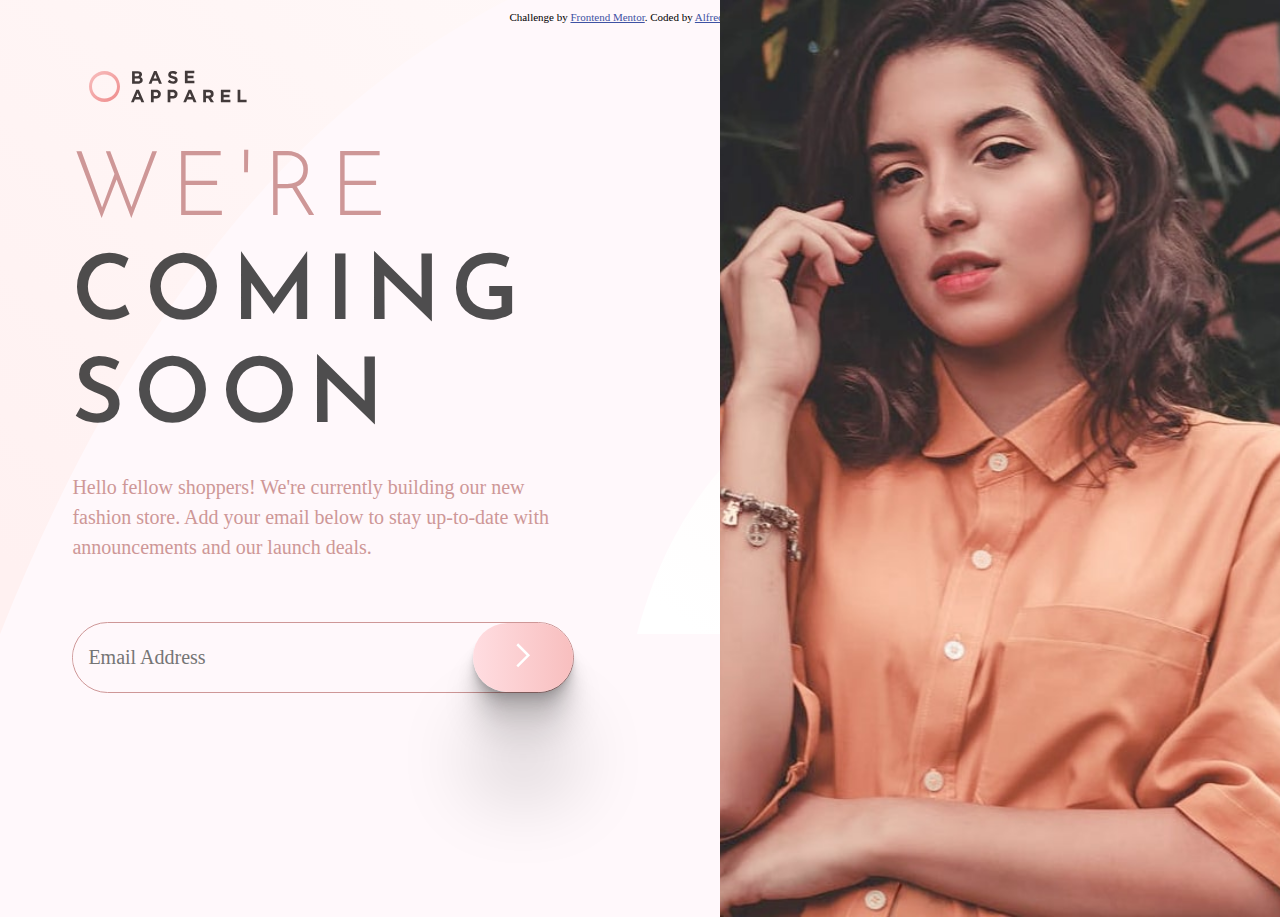
<file: base-apparel/index.html>
<!DOCTYPE html>
<html lang="en">
  <head>
    <meta charset="UTF-8" />
    <meta name="viewport" content="width=device-width, initial-scale=1.0" />
    <!-- displays site properly based on user's device -->

    <link
      rel="icon"
      type="image/png"
      sizes="32x32"
      href="./images/favicon-32x32.png"
    />

    <title>Frontend Mentor | Base Apparel coming soon page</title>

    <link rel="stylesheet" href="css/normalize.css" />
    <link rel="stylesheet" href="css/style.css" />

    <!-- Feel free to remove these styles or customise in your own stylesheet 👍 -->
  </head>
  <body>
    <div class="container">
      <div class="header">
        <img src="./images/logo.svg" alt="logo" />
      </div>

      <div class="img-container">
        <!-- <img src="./images/hero-desktop.jpg" alt="" /> -->
      </div>

      <div class="box">
        <div class="title">
          We're <br />
          <strong>coming soon</strong>
        </div>
        <p class="description">
          Hello fellow shoppers! We're currently building our new fashion store.
          Add your email below to stay up-to-date with announcements and our
          launch deals.
        </p>

        <form class="form">
          <input id="input" type="email" placeholder="Email Address" />
          <img class="error" src="./images/icon-error.svg" alt="" />
          <button id="btn" type="submit">
            <img src="./images/icon-arrow.svg" alt="" />
          </button>
        </form>
        <div class="valid">
          Please provide a valid email
        </div>
      </div>
    </div>
    <footer>
      <p class="attribution">
        Challenge by
        <a href="https://www.frontendmentor.io?ref=challenge" target="_blank"
          >Frontend Mentor</a
        >. Coded by <a href="#">Alfredo Peguero</a>.
      </p>
    </footer>

    <script src="./app.js"></script>
  </body>
</html>
</file>
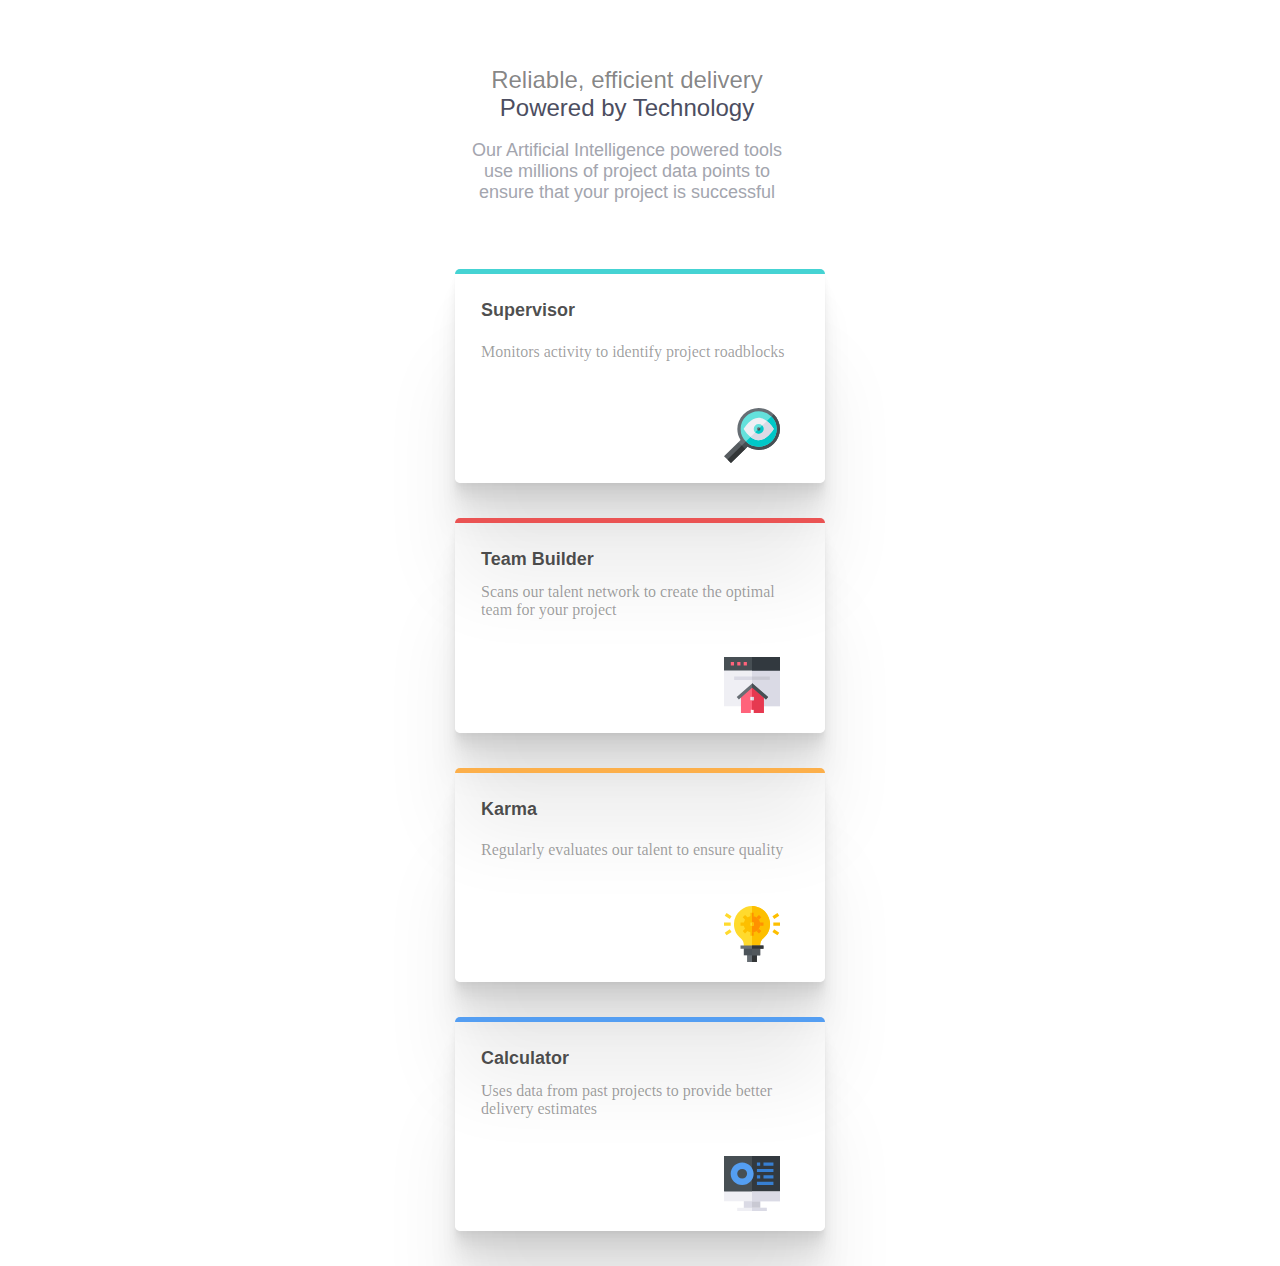
<file: four-card/index.html>
<!DOCTYPE html>
<html lang="en">
  <head>
    <meta charset="UTF-8" />
    <meta name="viewport" content="width=device-width, initial-scale=1.0" />
    <!-- displays site properly based on user's device -->

    <link
      rel="icon"
      type="image/png"
      sizes="32x32"
      href="./images/favicon-32x32.png"
    />

    <title>Frontend Mentor | Four card feature section</title>
    <link rel="stylesheet" href="style.css" />
    <!-- Feel free to remove these styles or customise in your own stylesheet 👍 -->
  </head>
  <body>
    <div class="container">
      <div class="header">
        <div class="cabecera">
          Reliable, efficient delivery<strong> Powered by Technology</strong>
        </div>
        <br />
        <p>
          Our Artificial Intelligence powered tools use millions of project data
          points to ensure that your project is successful
        </p>
      </div>

      <div class="card_container">
        <div class="card green">
          <div class="line green"></div>
          <div class="title">Supervisor</div>
          <p class="description">
            Monitors activity to identify project roadblocks
          </p>

          <img src="./images/icon-supervisor.svg" alt="Supervisor" />
        </div>

        <div class="card red">
          <div class="line red"></div>

          <div class="title">Team Builder</div>
          <p class="description">
            Scans our talent network to create the optimal team for your project
          </p>

          <img src="./images/icon-team-builder.svg" alt="" />
        </div>

        <div class="card yellow">
          <div class="line yellow"></div>
          <div class="title">Karma</div>
          <p class="description">
            Regularly evaluates our talent to ensure quality
          </p>

          <img src="./images/icon-karma.svg" alt="" />
        </div>
        <div class="card blue">
          <div class="line blue"></div>
          <div class="title">Calculator</div>
          <p class="description">
            Uses data from past projects to provide better delivery estimates
          </p>

          <img src="./images/icon-calculator.svg" alt="" />
        </div>
      </div>
    </div>

    <!-- <footer>
      <p class="attribution">
        Challenge by
        <a href="https://www.frontendmentor.io?ref=challenge" target="_blank"
          >Frontend Mentor</a
        >. Coded by
        <a href="https://github.com/alfre26/frontend-mentor">Alfredo Peguero</a
        >.
      </p>
    </footer> -->
  </body>
</html>
</file>
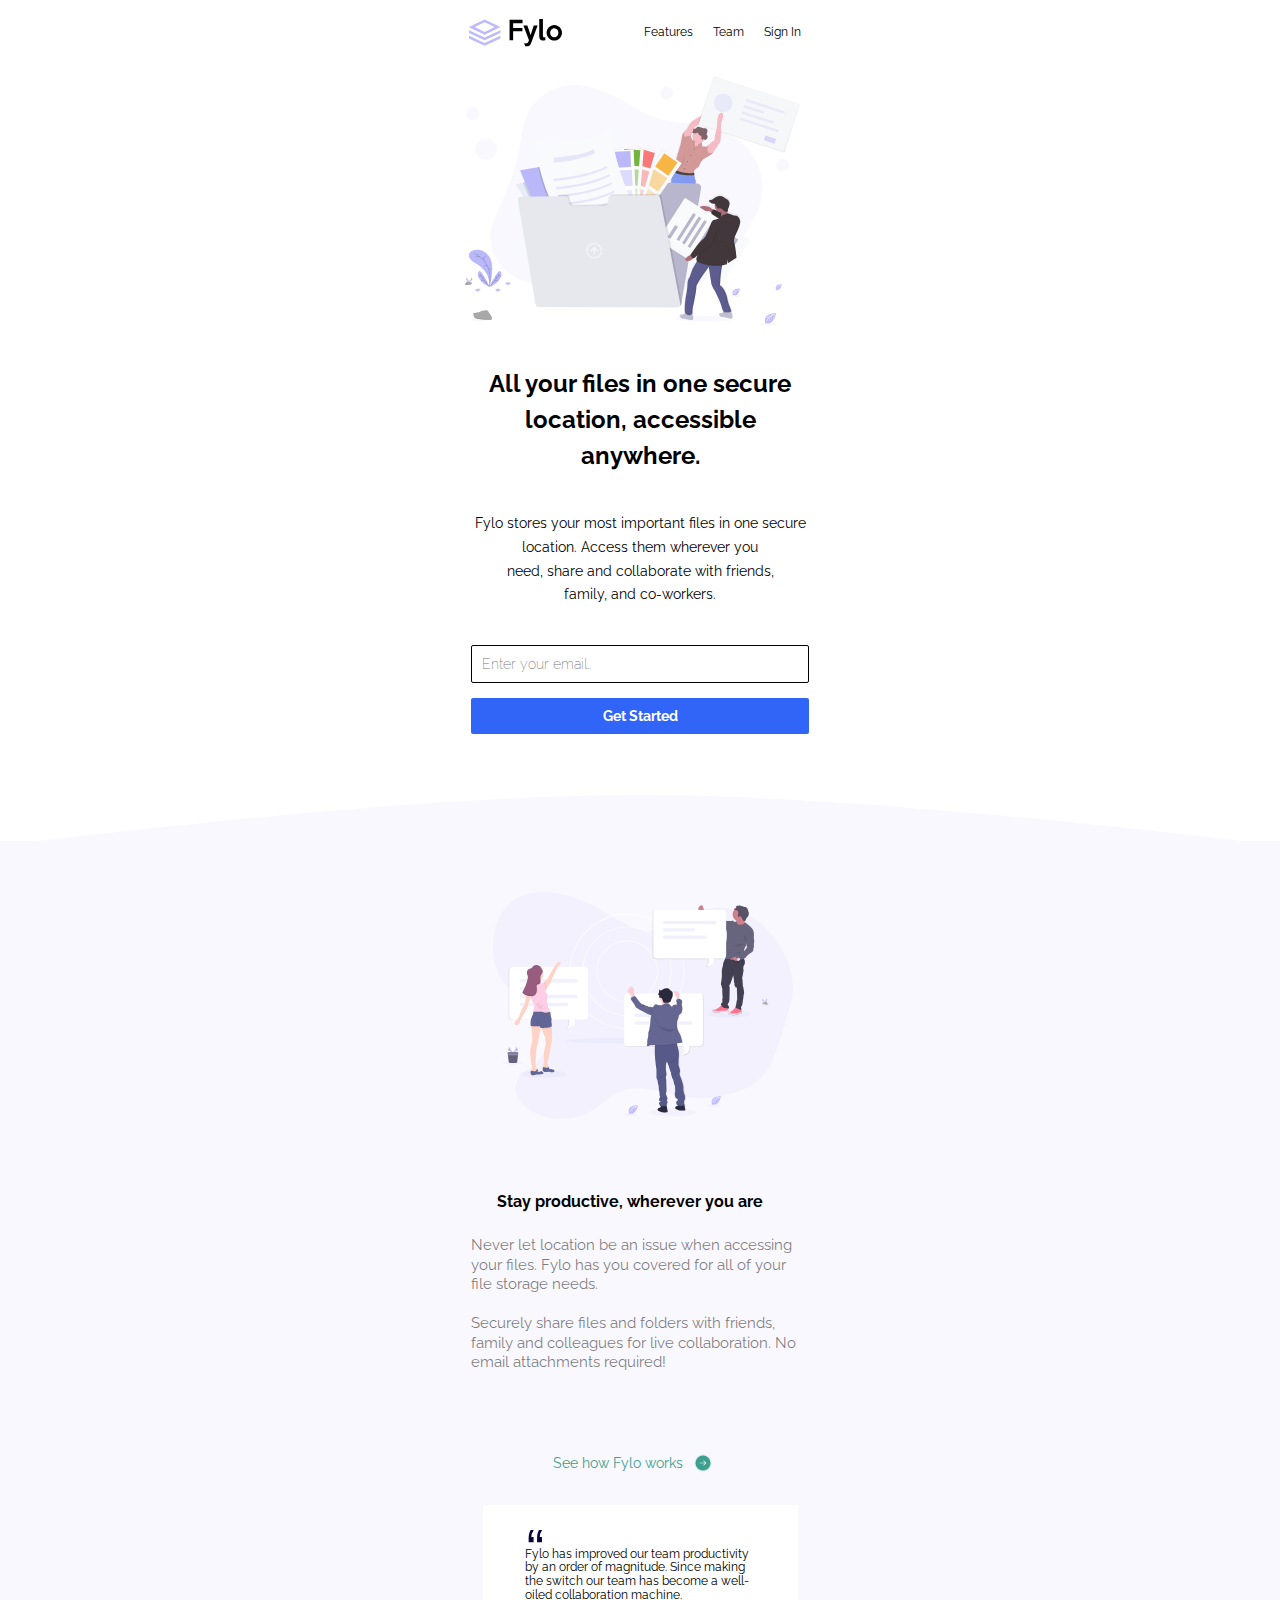
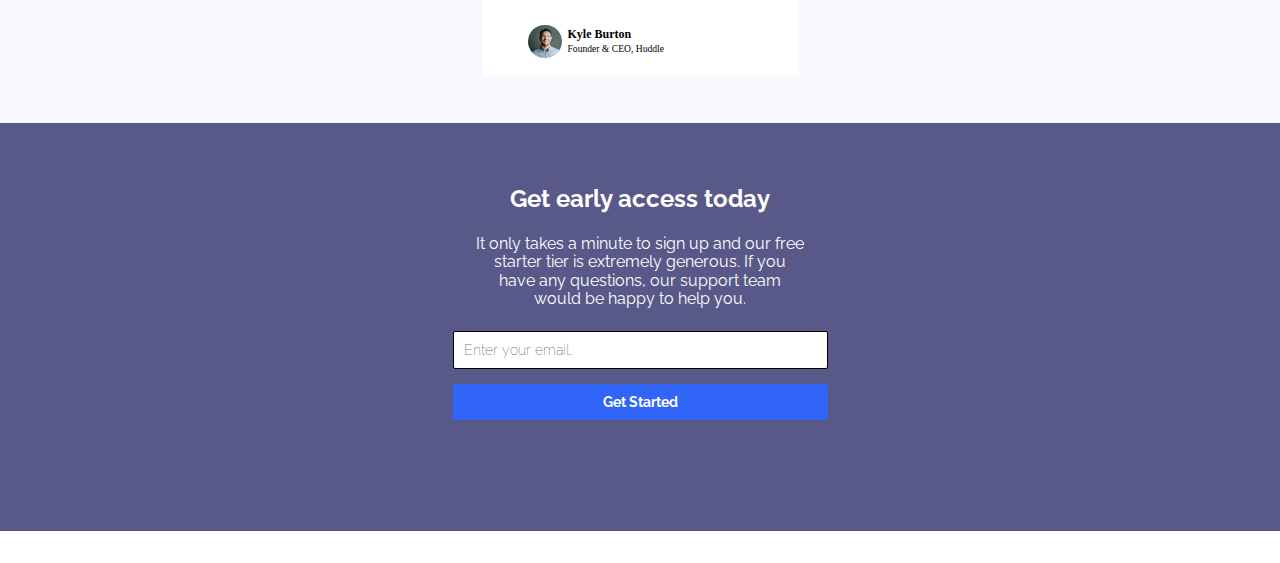
<file: fylo-landing-page/index.html>
<!DOCTYPE html>
<html lang="en">
  <head>
    <meta charset="UTF-8" />
    <meta name="viewport" content="width=device-width, initial-scale=1.0" />
    <!-- displays site properly based on user's device -->

    <link
      rel="icon"
      type="image/png"
      sizes="32x32"
      href="./images/favicon-32x32.png"
    />

    <title>Frontend Mentor | Fylo landing page with two column layout</title>
    <link
      href="https://fonts.googleapis.com/css2?family=Raleway:ital,wght@0,400;0,700;1,200&display=swap"
      rel="stylesheet"
    />
    <link
      href="https://fonts.googleapis.com/css2?family=Open+Sans:ital@1&display=swap"
      rel="stylesheet"
    />
    <link rel="stylesheet" href="normalize.css" />
    <link rel="stylesheet" href="style.css" />
    <!-- Feel free to remove these styles or customise in your own stylesheet 👍 -->
    <style>
      .attribution {
        font-size: 11px;
        text-align: center;
      }
      .attribution a {
        color: hsl(228, 45%, 44%);
      }
    </style>
  </head>
  <body>
    <div class="container">
      <div class=".header">
        <div class="nav-container">
          <div class="nav">
            <img class="logo" src="./images/logo.svg" alt="logo" />
            <ul class="nav-link">
              <li class="link">Features</li>
              <li class="link">Team</li>
              <li class="link">Sign In</li>
            </ul>
          </div>
        </div>

        <div class="hero-container">
          <div class="hero">
            <img src="./images/illustration-1.svg" alt="" />

            <div class="text">
              <div class="title">
                All your files in one secure <br />
                location, accessible
                <br class="salto" />
                anywhere.
              </div>
              <div class="description">
                Fylo stores your most important files in one secure location.
                Access them wherever you <br />
                need, share and collaborate with friends,
                <br />
                family, and co-workers.
              </div>
            </div>

            <form class="form">
              <input type="email" placeholder="Enter your email.." required />
              <button class="btn">Get Started</button>
            </form>
          </div>
          <img class="curve" src="./images/bg-curve-mobile.svg" alt="curve" />
        </div>
      </div>

      <div class="productive-container">
        <div class="productive">
          <img src="./images/illustration-2.svg" alt="illustration-2" />

          <div class="text">
            <div class="title">
              Stay productive, wherever you are
            </div>
            <div class="description">
              Never let location be an issue when accessing your files. Fylo has
              you covered for all of your file storage needs. <br />
              <br />
              Securely share files and folders with friends, family and
              colleagues for live collaboration. No email attachments required!
            </div>
          </div>

          <div class="enlace">
            <a href="#">
              See how Fylo works
            </a>
            <img src="./images/icon-arrow.svg" alt="" />
          </div>

          <div class="card">
            <img class="quotes" src="./images/icon-quotes.svg" alt="quotes" />

            <div class="text">
              Fylo has improved our team productivity by an order of magnitude.
              Since making the switch our team has become a well-oiled
              collaboration machine.
            </div>
            <div class="perfil">
              <img
                class="avatar"
                src="./images/avatar-testimonial.jpg"
                alt="avatar"
              />
              <div class="name">
                <strong>Kyle Burton</strong> <br />
                <small>Founder & CEO, Huddle </small>
              </div>
            </div>
          </div>
        </div>
      </div>

      <div class="access-container">
        <div class="access">
          <div class="text">
            <div class="title">
              Get early access today
            </div>
            <div class="description">
              It only takes a minute to sign up and our free starter tier is
              extremely generous. If you have any questions, our support team
              would be happy to help you.
            </div>
          </div>

          <form class="form">
            <input type="email" placeholder="Enter your email.." required />
            <button class="btn">Get Started</button>
          </form>
        </div>
      </div>
    </div>

    <!--  
     
     Get Started For Free Phone: +1-543-123-4567
    example@fylo.com About Us Jobs Press Blog Contact Us Terms Privacy -->

    <!-- <footer>
      <p class="attribution">
        Challenge by
        <a href="https://www.frontendmentor.io?ref=challenge" target="_blank"
          >Frontend Mentor</a
        >. Coded by <a href="#">Your Name Here</a>.
      </p>
    </footer> -->
  </body>
</html>
</file>
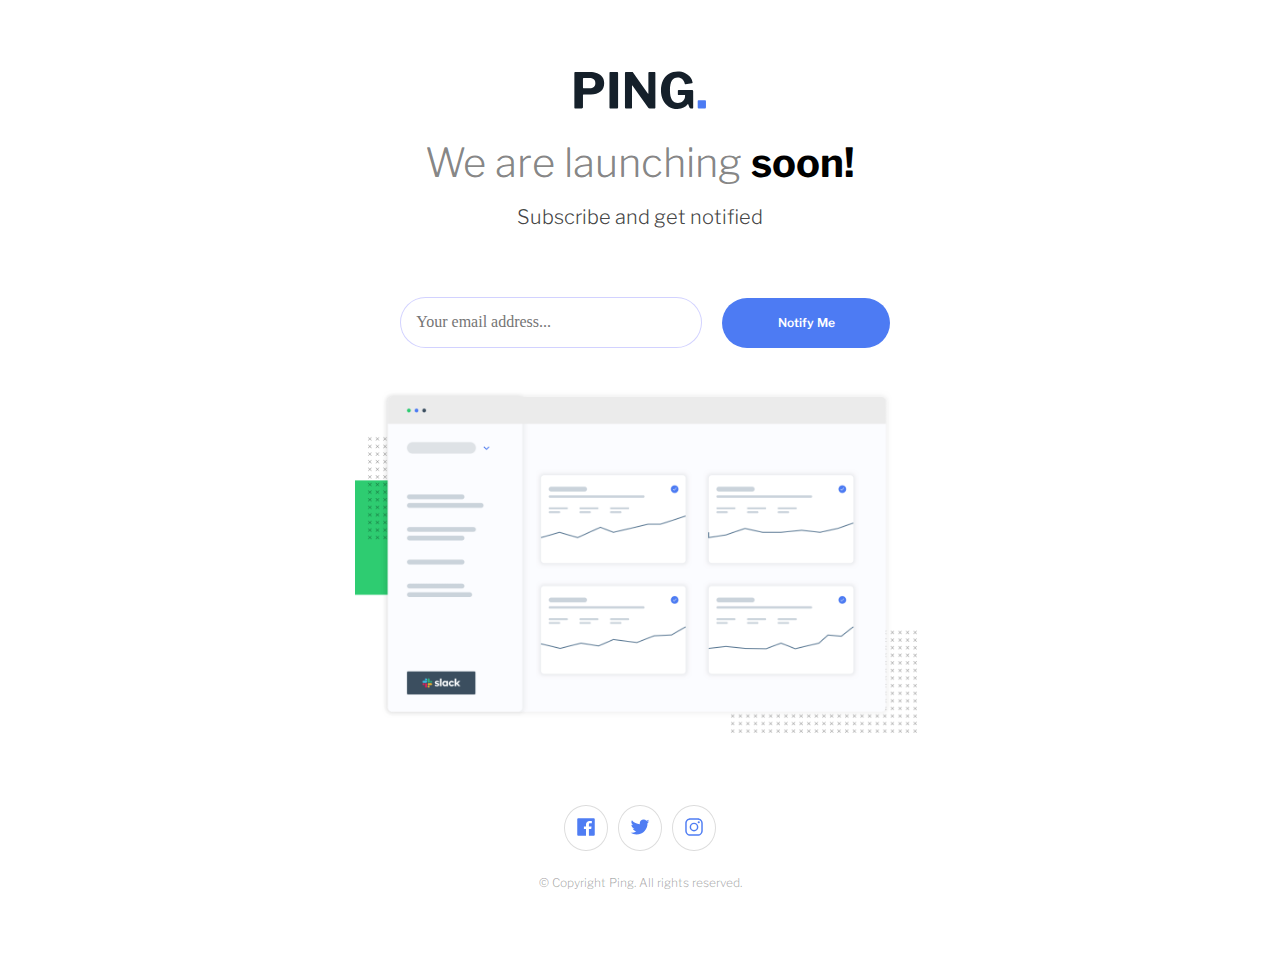
<file: ping/index.html>
<!DOCTYPE html>
<html lang="en">
  <head>
    <meta charset="UTF-8" />
    <meta name="viewport" content="width=device-width, initial-scale=1.0" />
    <!-- displays site properly based on user's device -->

    <link
      rel="icon"
      type="image/png"
      sizes="32x32"
      href="./images/favicon-32x32.png"
    />
    <link rel="stylesheet" href="normalize.css" />
    <link rel="stylesheet" href="style.css" />
    <link
      href="https://fonts.googleapis.com/css2?family=Libre+Franklin:wght@300;600;700&display=swap"
      rel="stylesheet"
    />

    <title>Frontend Mentor | Ping coming soon page</title>

    <!-- Feel free to remove these styles or customise in your own stylesheet 👍 -->
  </head>
  <body>
    <div class="container">
      <div class="header">
        <img class="logo" src="./images/logo.svg" alt="logo" />
        <div class="title">We are launching <strong>soon!</strong></div>
        <div class="sub">
          Subscribe and get notified
        </div>
      </div>
      <form class="form">
        <div class="row">
          <input type="email" id="email" placeholder="Your email address..." />
          <span class="valid">Please provide a valid email...</span>
        </div>

        <button id="btn" class="btn" type="submit">Notify Me</button>
      </form>

      <div class="dash">
        <img src="./images/illustration-dashboard.png" alt="" />
      </div>

      <div class="footer">
        <div class="social-media">
          <div class="circle">
            <img
              class="facebook"
              src="./icon/facebook.svg"
              alt="facebook-logo"
            />
          </div>
          <div class="circle">
            <img class="twitter" src="./icon/twitter.svg" alt="twitter-logo" />
          </div>
          <div class="circle">
            <img
              class="instagram"
              src="./icon/instagram.svg"
              alt="instagram-logo"
            />
          </div>
        </div>
        &copy; Copyright Ping. All rights reserved.
      </div>
    </div>

    <!-- <footer>
      <p class="attribution">
        Challenge by
        <a href="https://www.frontendmentor.io?ref=challenge" target="_blank"
          >Frontend Mentor</a
        >. Coded by <a href="#">Alfredo Pegueros</a>.
      </p>
    </footer> -->
    <script src="app.js"></script>
  </body>
</html>
</file>
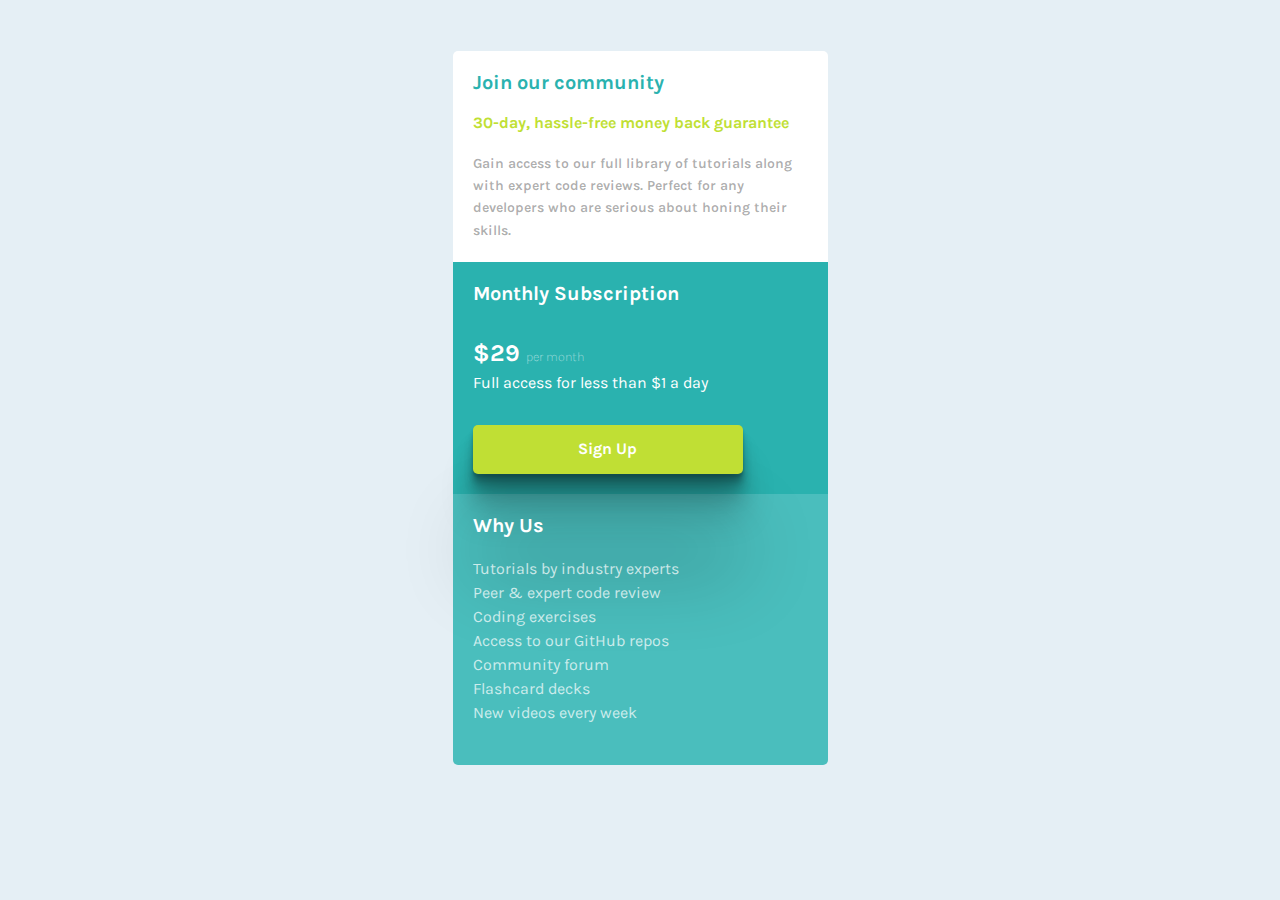
<file: single-price-grid/index.html>
<!DOCTYPE html>
<html lang="en">
  <head>
    <meta charset="UTF-8" />
    <meta name="viewport" content="width=device-width, initial-scale=1.0" />
    <!-- displays site properly based on user's device -->

    <link
      rel="icon"
      type="image/png"
      sizes="32x32"
      href="./images/favicon-32x32.png"
    />
    <link rel="stylesheet" href="normalize.css" />
    <link rel="stylesheet" href="style.css" />
    <link
      href="https://fonts.googleapis.com/css2?family=Karla:wght@400;700&display=swap"
      rel="stylesheet"
    />
    <title>Frontend Mentor | Single Price Grid Component</title>

    <!-- Feel free to remove these styles or customise in your own stylesheet 👍 -->
  </head>
  <body>
    <div class="container">
      <div class="card-header">
        <div class="title">
          Join our community
        </div>
        <div class="sub">
          30-day, hassle-free money back guarantee
        </div>
        <div class="description">
          Gain access to our full library of tutorials along with expert code
          reviews. Perfect for any developers who are serious about honing their
          skills.
        </div>
      </div>

      <div class="card-sign">
        <div class="title">
          Monthly Subscription
        </div>
        <div class="price">
          <strong>&dollar;29 </strong> <small>per month</small> <br />
          Full access for less than &dollar;1 a day
        </div>

        <button class="btn">
          Sign Up
        </button>
      </div>

      <div class="card-why">
        <div class="title">Why Us</div>

        <div class="why">
          Tutorials by industry experts Peer &amp; expert code review Coding
          exercises <br />
          Access to our GitHub repos Community forum Flashcard decks <br />
          New videos every week
        </div>
      </div>
    </div>

    <!-- <footer>
      <p class="attribution">
        Challenge by
        <a href="https://www.frontendmentor.io?ref=challenge" target="_blank"
          >Frontend Mentor</a
        >. Coded by <a href="#">Your Name Here</a>.
      </p>
    </footer> -->
  </body>
</html>
</file>
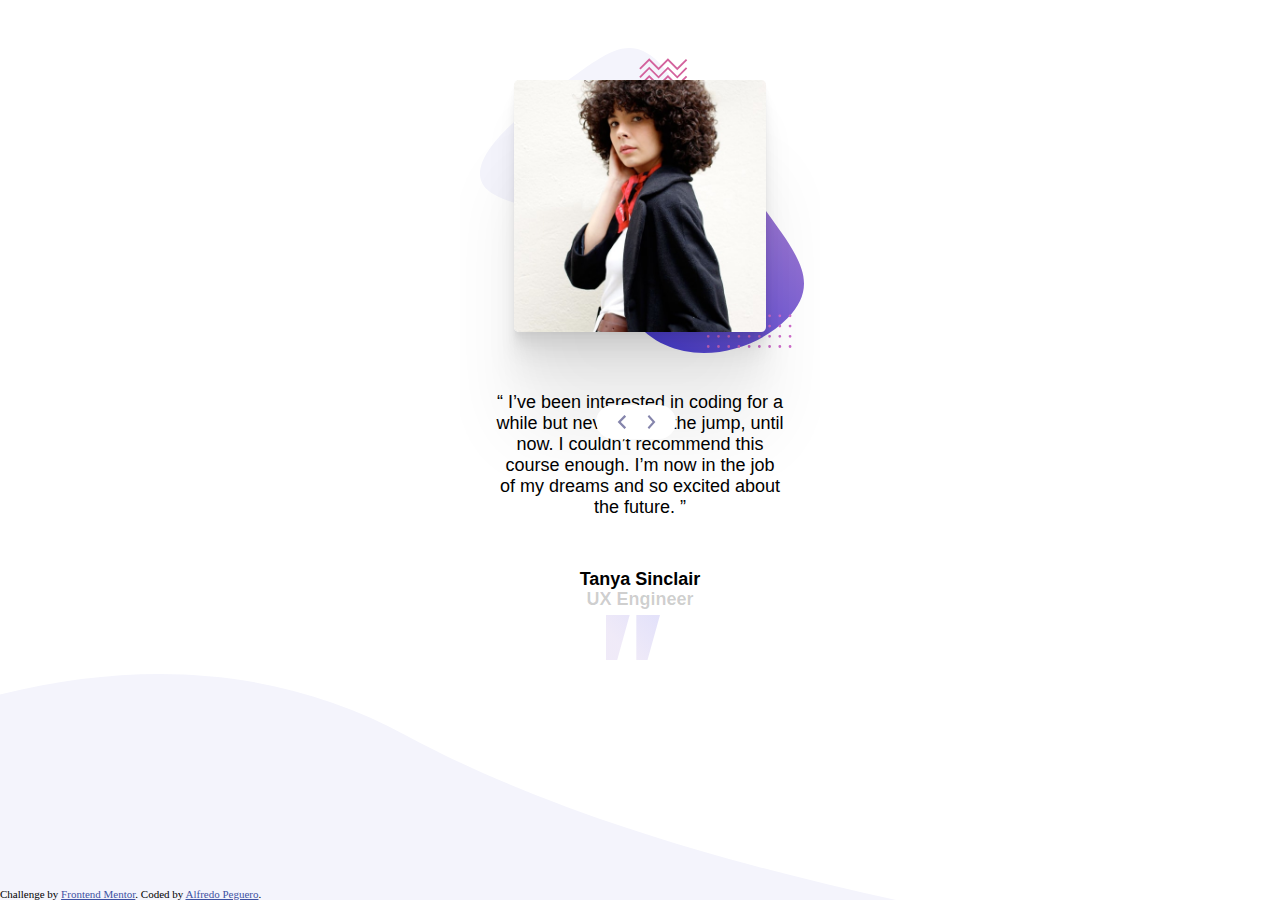
<file: testimonial slider/index.html>
<!DOCTYPE html>
<html lang="en">
  <head>
    <meta charset="UTF-8" />
    <meta name="viewport" content="width=device-width, initial-scale=1.0" />
    <!-- displays site properly based on user's device -->

    <link
      rel="icon"
      type="image/png"
      sizes="32x32"
      href="./images/favicon-32x32.png"
    />
    <link rel="stylesheet" href="style.css" />
    <title>Frontend Mentor | Coding Bootcamp Testimonials Slider</title>

    <!-- Feel free to remove these styles or customise in your own stylesheet 👍 -->
  </head>
  <body>
    <div class="container">
      <div class="tanya">
        <img id="img-principal" src="./images/image-tanya.jpg" alt="" />
        <div class="testimonial"></div>
      </div>
      <img class="pattern-bg" src="./images/pattern-bg.svg" alt="pattern-bg" />

      <div class="btn">
        <img id="prev" src="./images/icon-prev.svg" alt="prev" />
        <img id="next" src="./images/icon-next.svg" alt="next" />
      </div>

      <img class="quotes" src="./images/pattern-quotes.svg" alt="quotes" />
    </div>
    <img class="curve" src="./images/pattern-curve.svg" alt="shape" />
    <div class="attribution">
      Challenge by
      <a href="https://www.frontendmentor.io?ref=challenge" target="_blank"
        >Frontend Mentor</a
      >. Coded by <a href="#">Alfredo Peguero</a>.
    </div>

    <script src="app.js"></script>
  </body>
</html>
</file>
<file: base-apparel/css/style.css>
@import url("https://fonts.googleapis.com/css2?family=Josefin+Sans:wght@300;400;600&display=swap");

:root {
  --desred: hsl(0, 36%, 70%);
  --softred: hsl(0, 93%, 68%);

  --neutralred: hsl(0, 6%, 24%);

  --linear1: Linear, 135deg, from hsl(0, 0%, 100%), to hsl(0, 100%, 98%);
  --linear2: Linear, 135deg, from hsl(0, 80%, 86%), to hsl(0, 74%, 74%);

  --fontfamily: "Josefin Sans", sans-serif;
  --fontSize: 16px;

  --fontweight1: 300;
  --fontweight2: 400;
  --fontweight3: 600;
}
body {
  background: #fff8fb;
}
.container {
  max-width: 420px;
  margin: auto;
}
img {
  width: 100%;
}
.header {
  padding: 25px;
  background: var(--linear1);
}
.header img {
  width: 30%;
}
.img-container {
  padding: 120px;
  background-image: url("../images/hero-mobile.jpg");
  background-position: center;
  background-repeat: no-repeat;
  background-size: cover;
}
.box {
  margin: 8%;
}
.title {
  text-align: center;
  font-size: 36px;
  font-weight: var(--fontweight1);
  font-family: var(--fontfamily);
  letter-spacing: 10px;
  text-transform: uppercase;
  color: var(--desred);
}
.title strong {
  font-family: var(--fontfamily);
  font-weight: var(--fontweight3);
  color: #282828d2;
}
.description {
  text-align: center;
  font-size: var(--fontSize);
  font-weight: var(--fontweight2);
  color: var(--desred);
  line-height: 20px;
}

.form {
  display: flex;
  justify-content: center;
  align-items: center;
  width: 70%;
  border-radius: 100px;
  border: 1px solid var(--desred);
  margin: auto;
}
.form input {
  padding: 10px;
  width: 60%;
  border-radius: 100px;
  border: none;
  outline: none;
  color: var(--desred);
  font-size: 14px;
  background: #fff8fb;
}
.form button {
  z-index: 10;
  background: linear-gradient(to right, #ffdde1, hsl(0, 80%, 86%));
  outline: none;
  border: none;
  cursor: pointer;
  padding: 10px;
  width: 60px;
  border-radius: 100px;
  margin-left: auto;
  box-shadow: 0 2.8px 2.2px rgba(0, 0, 0, 0.051),
    0 6.7px 5.3px rgba(0, 0, 0, 0.073), 0 12.5px 10px rgba(0, 0, 0, 0.09),
    0 22.3px 17.9px rgba(0, 0, 0, 0.107), 0 41.8px 33.4px rgba(0, 0, 0, 0.129),
    0 100px 80px rgba(0, 0, 0, 0.18);
}
.form button img {
  width: 25%;
  align-self: center;
}
.error {
  width: 6%;
  display: none;
}
.valid {
  margin-top: 12px;
  font-size: 14px;
  color: var(--softred);
  font-weight: var(--fontweight3);
  display: none;
  text-align: center;
}
.attribution {
  font-size: 11px;
  text-align: center;
}
.attribution a {
  color: hsl(228, 45%, 44%);
}

@media (min-width: 1200px) {
  body {
    /* min-height: 100vh; */
    background-image: url("../images/bg-pattern-desktop.svg");
    background-position: center;
    background-size: cover;
    background-repeat: no-repeat;
  }
  .header {
    position: absolute;
    left: 5%;
    top: 5%;
  }
  .header img {
    width: 100%;
  }
  .container {
    display: flex;
    flex-direction: row-reverse;
  }
  .img-container {
    position: absolute;
    margin-left: auto;
    width: 25%;
    height: 75.2vh;
    top: 0;
    right: 0;
    background-image: url("../images/hero-desktop.jpg");
    background-position: center;
    background-size: cover;
    background-repeat: no-repeat;
  }
  .img {
    border: 2px solid blueviolet;
    padding: 200px;
    width: 100px;
    height: 0vh;
  }
  .box {
    position: absolute;
    display: flex;
    flex-direction: column;
    justify-content: center;
    max-width: 500px;
    left: -30px;
    top: 10%;
    height: 50vh;
  }
  .title {
    text-align: left;
    font-size: 90px;
  }
  .description {
    text-align: left;
    font-size: 20px;
    line-height: 1.5;
  }
  .form {
    margin-top: 40px;
    width: 100%;
  }
  .form input {
    padding: 15px;
    font-size: 20px;
  }
  .form button {
    box-shadow: 0 2.8px 2.2px rgba(0, 0, 0, 0.051),
      0 6.7px 5.3px rgba(0, 0, 0, 0.073), 0 12.5px 10px rgba(0, 0, 0, 0.09),
      0 22.3px 17.9px rgba(0, 0, 0, 0.107), 0 41.8px 33.4px rgba(0, 0, 0, 0.129),
      0 100px 80px rgba(0, 0, 0, 0.18);
    padding: 20px;
    width: 100px;
  }
  .valid {
    text-align: left;
    margin-left: 15px;
    margin-top: 12px;
    font-size: 16px;
  }
}
</file>
<file: four-card/style.css>
*,
*::after,
*::before {
  box-sizing: border-box;
  margin: 0;
  padding: 0;
}
@import url("https://fonts.googleapis.com/css2?family=Poppins:ital,wght@0,100;0,400;0,600;1,200&display=swap");

:root {
  --red: hsl(0, 78%, 62%);
  --cyan: hsl(180, 62%, 55%);
  --orange: hsl(34, 97%, 64%);
  --Blue: hsl(212, 86%, 64%);

  --DarkBlue: hsl(234, 12%, 34%);
  --Grayish: hsl(229, 6%, 66%);
  --Gray: hsl(0, 0%, 98%);

  --borderRadious: 5px 5px 0 0;
  --fontSize: 24px;
  --fontSize2: 18px;
  --fontFamily: "Poppins", sans-serif;
  --fontweight: 100;
  --fontweight1: 200;
  --fontweight2: 400;
  --fontweight3: 600;

  --shadow: 0 2.8px 2.2px rgba(0, 0, 0, 0.02),
    0 6.7px 5.3px rgba(0, 0, 0, 0.028), 0 12.5px 10px rgba(0, 0, 0, 0.035),
    0 22.3px 17.9px rgba(0, 0, 0, 0.042), 0 41.8px 33.4px rgba(0, 0, 0, 0.05),
    0 100px 80px rgba(0, 0, 0, 0.07);
}
.container {
  margin: auto;
  max-width: 440px;
}
.header {
  margin: 15% 5%;
  text-align: center;
  max-width: 370px;
}
.header .cabecera {
  font-weight: var(--fontweight);
  font-size: var(--fontSize);
  font-family: var(--fontFamily);
  color: rgba(0, 0, 0, 0.486);
}
.header strong {
  font-weight: var(--fontweight1);
  font-size: var(--fontSize);
  font-family: var(--fontFamily);
  color: var(--DarkBlue);
}
.header p {
  font-size: var(--fontSize2);
  font-family: var(--fontFamily);
  margin: auto 4%;
  color: var(--Grayish);
}

.card {
  position: relative;
  display: grid;
  grid-template-rows: 5px 1fr 1fr;
  border-radius: 5px;
  margin: 8%;
  box-shadow: var(--shadow);
  max-width: 400px;
}

.line.green {
  background: var(--cyan);
  border-radius: var(--borderRadious);
}
.line.red {
  background: var(--red);
  border-radius: var(--borderRadious);
}
.line.yellow {
  background: var(--orange);
  border-radius: var(--borderRadious);
}
.line.blue {
  background: var(--Blue);
  border-radius: var(--borderRadious);
}

.card .title {
  font-weight: var(--fontweight3);
  margin: 7% 7% 5px 7%;
  color: rgba(0, 0, 0, 0.7);
  font-family: var(--fontFamily);
  font-size: var(--fontSize2);
}
.card .description {
  margin: auto 7%;
  color: rgba(0, 0, 0, 0.39);
}
.card img {
  margin: 30px 45px 20px auto;
  width: 15%;
}

.attribution {
  font-size: 11px;
  text-align: center;
}
.attribution a {
  color: hsl(228, 45%, 44%);
}

@media (min-width: 1300px) {
  .container {
    max-width: 1440px;
  }
  .header {
    margin: 3% auto;
    text-align: center;
    max-width: 500px;
  }
  .header .cabecera {
    font-weight: 100;
    font-size: 36px;
  }
  .header strong {
    font-size: 36px;
  }

  .header p {
    width: 550px;
    max-width: 700px;
    transform: translateX(-10%);
    text-align: center;
  }

  .card_container {
    position: relative;
    display: grid;
    grid-template-columns: 1fr 1fr 1fr;
    grid-template-rows: 1fr 1fr;
    grid-template-areas: "area1 area2 area3",
      "green1 area2 blue " "area1 area2 area3 ";
    max-width: 1440px;
  }
  .card.green {
    position: absolute;
    width: 400px;
    grid-area: 1/1;
    left: -50px;
    top: 70px;
  }
  .card.yellow {
    grid-area: 2/2;
  }
  .card.red {
    grid-area: 1/2;
  }
  .card.blue {
    grid-area: 2/3;
    position: absolute;
    width: 400px;
    grid-area: 1/1;
    right: -50px;
    top: 70px;
  }
}
</file>
<file: fylo-landing-page/style.css>
:root {
  --VeryDarkBlue: hsl(243, 87%, 12%);
  --Blue: hsl(238, 22%, 44%);

  --BrightBlue: hsl(224, 93%, 58%);
  --ModerateCyan: hsl(170, 45%, 43%);

  --LightGrayishBlue: hsl(240, 75%, 98%);
  --LightGray: hsl(0, 0%, 75%);
  --weight1: 200;
  --weight2: 400;
  --weight3: 700;
  --fontfamily: "Raleway", sans-serif;
  --fontfamily4: "Open Sans", sans-serif;
}

/* .container {
  background-image: url("./images/bg-curve-desktop.svg");
} */

.nav {
  margin: auto;
  max-width: 375px;
  padding: 10px 20px;
  display: flex;
  justify-content: space-around;
  align-items: center;
}
.nav .logo {
  width: 25%;
  cursor: pointer;
}
.nav .nav-link {
  display: flex;
  justify-content: center;
  align-items: center;
  list-style: none;
}
.nav .nav-link .link {
  margin: auto 10px;
  font-size: 12px;
  font-family: var(--fontfamily);
  font-weight: var(--weight2);
  cursor: pointer;
}
.hero {
  margin: auto;
  max-width: 375px;
}
.hero img {
  padding: 10px;
  width: 90%;
}
.hero .title {
  margin: 7% 0;
  font-family: var(--fontfamily);
  font-weight: var(--weight3);
  font-size: 24px;
  text-align: center;
  line-height: 1.5;
}
.hero .description {
  text-align: center;
  font-family: var(--fontfamily);
  font-weight: var(--weight2);
  font-size: 14px;
  margin: 10% auto;
  line-height: 1.7;
}
.form {
  display: flex;
  flex-direction: column;
  margin: 10px 5%;
}
.form input {
  font-family: var(--fontfamily);
  font-weight: var(--weight1);

  margin-bottom: 15px;
  padding: 10px;
  font-size: 14px;
  color: rgba(0, 0, 0, 0.26);
  border-radius: 2px;
  outline: none;
  border: 1px solid black;
}
.form .btn {
  padding: 10px;
  color: #fff;
  background: var(--BrightBlue);
  font-family: var(--fontfamily);
  font-weight: var(--weight3);
  font-size: 14px;
  outline: none;
  border: none;
  border-radius: 2px;
  cursor: pointer;
  margin-bottom: 30%;
}
.curve {
  height: 80px;
  position: absolute;
  width: 100%;
  left: 0;
  bottom: 25px;
}
.productive-container {
  margin-top: -4px;
  background: #f9f8fe;
}
.productive {
  margin: auto;
  max-width: 375px;
}
.productive img {
  margin: 3% auto;
  padding: 40px;
  width: 80%;
}
.productive .text {
  margin: 5%;
}
.productive .title {
  text-align: center;
  margin-right: 20px;
  margin-bottom: 25px;
  font-family: var(--fontfamily);
  font-weight: var(--weight3);
}
.productive .description {
  text-align: left;
  font-family: var(--fontfamily);
  font-size: 15px;
  color: rgba(0, 0, 0, 0.52);
  line-height: 1.3;
}
.productive .enlace {
  cursor: pointer;
  height: 20px;
  display: flex;
  justify-content: center;
  align-items: center;
  margin: 80px 60px;
}
.productive .enlace a {
  text-decoration: none;
  font-family: var(--fontfamily);
  font-weight: var(--weight2);
  color: var(--ModerateCyan);
  font-size: 14px;
  margin-left: 40px;
}
.productive .enlace img {
  width: 20px;
  margin-top: 8px;
  margin-left: -30px;
}

.card {
  transform: translateY(-3em);
  margin: 8% 8% 0 8%;
  padding: 30px;
  height: 110px;
  position: relative;
  display: flex;
  flex-direction: column;
  align-items: center;
  border-radius: 2px;
  background: #fff;
}
.card .quotes {
  position: absolute;
  left: 5px;
  top: -25px;
  width: 5%;
}
.card .text {
  /* padding: 20px; */
  font-family: var(--fontfamily);
  font-size: 12px;
}
.card .perfil {
  position: absolute;
  bottom: -30px;
  left: -40px;
  display: flex;
  flex-direction: row;
  justify-content: center;
  align-items: center;
}
.card .perfil .avatar {
  width: 15%;
  border-radius: 50%;
}
.card .perfil .name {
  font-size: 12px;
  margin-left: -80px;
}
.access-container {
  background: var(--Blue);
}
.access-container .form {
  padding: 0px 40px;
  margin: auto;
  max-width: 375px;
}
.access {
  padding: 30px 0;
  transform: translateY(2em);
}
.access .text {
  margin: auto;
  max-width: 375px;
  color: #fff;
  font-family: var(--fontfamily);
}
.access .text .title {
  text-align: center;
  font-weight: var(--weight3);
  font-size: 24px;
}
.access .text .description {
  margin: 6%;
  text-align: center;
  font-size: 16px;
}
</file>
<file: ping/style.css>
:root {
  --Blue: hsl(223, 87%, 63%);

  /* Secondary */
  --PaleBlue: hsl(223, 100%, 88%);
  --LightRed: hsl(354, 100%, 66%);
  /* Neutral */

  --Gray: hsl(0, 0%, 59%);
  --VeryDarkBlue: hsl(209, 33%, 12%);

  --fontSize: 20px;
  --fontfamily: "Libre Franklin", sans-serif;
  --weight1: 300;
  --weight2: 600;
  --weight3: 700;
}
.valid {
  color: var(--LightRed);
  font-size: 12px;
  font-weight: var(--weight1);
  font-family: var(--fontfamily);
  transform: translateY(-5px) translateX(70px);
  display: none;
}
.container {
  margin: auto;
  max-width: 375px;
}
.header {
  display: flex;
  flex-direction: column;
  justify-content: center;
  align-items: center;
}
.header .logo {
  padding: 70px;
  width: 70px;
}
.header .title {
  margin-top: -40px;
  margin-bottom: 20px;
  font-size: 28px;
  font-weight: var(--weight1);
  font-family: var(--fontfamily);
  color: rgba(0, 0, 0, 0.486);
}
.header .sub {
  font-size: 15px;
  font-weight: var(--weight1);
  font-family: var(--fontfamily);
  color: rgba(0, 0, 0, 0.746);
  margin-bottom: 25px;
}
.header .title strong {
  color: black;
  font-weight: var(--weight3);
}

.form {
  margin: 9%;
  display: flex;
  flex-direction: column;
}
.form input {
  padding: 10px;
  border-radius: 100px;
  outline: none;
  border: 1px solid rgba(0, 0, 255, 0.178);
  color: rgba(0, 0, 255, 0.281);
  margin: 10px;
  width: 270px;
}
.form .btn {
  cursor: pointer;
  background: #4d7bf3;
  color: #fff;
  font-size: 12px;
  font-weight: var(--weight2);
  font-family: var(--fontfamily);
  padding: 10px;
  outline: none;
  border: none;
  border-radius: 100px;
  width: 290px;
  max-width: 290px;
  margin-left: 10px;
}

.footer {
  text-align: center;
  color: rgba(0, 0, 0, 0.335);
  font-size: 12px;
  font-weight: var(--weight1);
  font-family: var(--fontfamily);
  margin-bottom: 20px;
  margin-top: -40px;
}
.dash img {
  width: 80%;
  margin: 8%;
}
.social-media {
  display: flex;
  justify-content: center;
  align-items: center;
  margin-bottom: 20px;
  margin-top: 100px;
}
.circle {
  margin: 5px;
  border: 1px solid rgba(0, 0, 0, 0.137);
  padding: 11px;
  border-radius: 50%;
}
.circle .twitter,
.circle .instagram,
.circle .facebook {
  cursor: pointer;
  width: 20px;
  color: #fff;
}

.attribution {
  font-size: 11px;
  text-align: center;
}
.attribution a {
  color: hsl(228, 45%, 44%);
}

@media (min-width: 1200px) {
  .header .logo {
    width: 35%;
  }
  .header .title {
    text-align: center;
    font-size: 40px;
    width: 800px;
    max-width: 700px;
  }
  .header .sub {
    font-size: 20px;
  }

  .form {
    display: flex;
    flex-direction: row;
    justify-content: center;
    align-items: center;
    width: 500px;
    max-width: 500px;
    transform: translateX(-6em);
  }
  .form input {
    padding: 15px;
  }
  .form .btn {
    height: 50px;
    width: 250px;
  }
  .dash img {
    width: 150%;
    transform: translateX(-8em) translateY(-2em);
  }
  .footer {
    transform: translateY(-5em);
  }

  .valid {
    transform: translateY(-2.5em) translateX(-2.5em);
  }
}
</file>
<file: single-price-grid/style.css>
:root {
  --Cyan: hsl(179, 62%, 43%);
  --BrightYellow: hsl(71, 73%, 54%);
  --LightGray: hsl(204, 43%, 93%);
  --fontSize: 16px;

  --fontfamily: "Karla", sans-serif;

  --fontweight1: 400;
  --fontweight2: 700;
}
body {
  background: var(--LightGray);
  margin: 4% 7%;
}
.container {
  margin: auto;
  max-width: 375px;
}
.title {
  font-family: var(--fontfamily);
  font-size: 20px;
  font-weight: var(--fontweight2);
  color: #fff;
}
.card-header {
  padding: 20px;
  background: #fff;
  border-radius: 5px 5px 0 0;
}

.card-header .title {
  color: var(--Cyan);
}
.card-header .sub {
  color: var(--BrightYellow);
  font-family: var(--fontfamily);
  font-size: var(--fontSize);
  font-weight: var(--fontweight2);
  margin: 20px 0;
}
.card-header .description {
  color: #00000052;
  font-family: var(--fontfamily);
  font-size: 14px;
  font-weight: var(--fontweight2);
  line-height: 1.6;
}

.card-sign {
  padding: 20px;
  background: var(--Cyan);
}
.card-sign strong {
  font-size: 24px;
}
.card-sign small {
  font-weight: 100;
  color: rgba(255, 255, 255, 0.609);
}
.card-sign .price {
  line-height: 1.5;
  margin: 30px 0;
  font-family: var(--fontfamily);
  font-size: 16px;
  font-weight: var(--fontweight1);
  color: #fff;
}
.btn {
  background: var(--BrightYellow);
  border: none;
  color: #fff;
  padding: 15px;
  width: 270px;
  border-radius: 5px;
  font-family: var(--fontfamily);
  font-size: var(--fontSize);
  font-weight: var(--fontweight2);
  box-shadow: 0 2.8px 2.2px rgba(0, 0, 0, 0.136),
    0 6.7px 5.3px rgba(0, 0, 0, 0.159), 0 12.5px 10px rgba(0, 0, 0, 0.167),
    0 22.3px 17.9px rgba(0, 0, 0, 0.17), 0 41.8px 33.4px rgba(0, 0, 0, 0.177),
    0 100px 80px rgba(0, 0, 0, 0.2);
}

.card-why {
  padding: 20px;
  background: #4abebd;
  border-radius: 0 0 5px 5px;
}
.why {
  color: rgba(255, 255, 255, 0.726);
  margin: 20px 0;
  width: 210px;
  font-family: var(--fontfamily);
  font-size: var(--fontSize);
  font-weight: var(--fontweight1);
  line-height: 1.5;
}
.attribution {
  font-size: 11px;
  text-align: center;
}
.attribution a {
  color: hsl(228, 45%, 44%);
}

@media (min-width: 1300px) {
  .container {
    width: 1000px;
    max-width: 1440px;
    display: grid;
    grid-template-columns: 1fr 1fr;
    grid-template-rows: 1fr 1fr;
    grid-template-areas:
      "area1  area1"
      "area3  area4";
  }
  .title {
    font-size: 24px;
  }
  .card-header {
    padding: 50px;
    grid-area: area1;
  }
  .card-header .title {
    font-size: 40px;
  }
  .card-header .sub {
    font-size: 26px;
  }
  .card-header .description {
    font-size: 24px;
  }
  .card-sign {
    grid-area: area3;
    border-radius: 0 0 0 5px;
    padding: 50px;
  }
  .card-sign .price {
    font-size: 24px;
  }
  .card-sign .btn {
    width: 350px;
    font-size: 24px;
  }
  .card-why {
    grid-area: area4;
    border-radius: 0 0 5px 0;
    padding: 50px;
  }
  .why {
    font-size: 16px;
  }
}
</file>
<file: testimonial slider/style.css>
*,
*::after,
*::before {
  margin: 0;
  padding: 0;
  box-sizing: border-box;
}
@import url("https://fonts.googleapis.com/css2?family=Inter:wght@100&display=swap");

:root {
  --primary-color: hsl(240, 38%, 20%);
  --secondary-color: hsl(240, 18%, 77%);

  --maxwidthmobile: 360px;
  --maxwidthdesktop: 90%;
  --font: "Inter", sans-serif;
  --fontsize: 2em;

  --fontweight1: 300;
  --fontweight2: 500;
  --fontweight3: 700;
}

img {
  width: 100%;
}
.container {
  margin: auto;
  position: relative;
  max-width: var(--maxwidthmobile);
  width: 100vw;
  height: 100vh;
  overflow: hidden;
}
.testimonial {
  width: 80%;
  font-size: 18px;
  font-family: var(--font);
  font-weight: var(--fontweight1);
  text-align: center;
}
.container .tanya,
.container .john {
  display: flex;
  flex-direction: column;
  transform: translateY(5em);
  align-items: center;
  height: 100vh;
}

.tanya img,
.john img {
  width: 70%;
  border-radius: 5px;
  margin-bottom: 60px;
  box-shadow: 0 2.8px 2.2px rgba(0, 0, 0, 0.02),
    0 6.7px 5.3px rgba(0, 0, 0, 0.028), 0 12.5px 10px rgba(0, 0, 0, 0.035),
    0 22.3px 17.9px rgba(0, 0, 0, 0.042), 0 41.8px 33.4px rgba(0, 0, 0, 0.05),
    0 100px 80px rgba(0, 0, 0, 0.07);
}

.name {
  margin-top: 30px;
  text-align: center;
  font-family: var(--font);
  font-weight: var(--fontweight3);
  line-height: 20px;
}
strong {
  color: rgba(0, 0, 0, 0.2);
  font-weight: var(--fontweight3);
  font-family: var(--font);
}

.btn {
  position: absolute;
  top: 45%;
  right: 40%;
  width: 80px;
  border-radius: 100px;
  display: flex;
  justify-content: space-around;
  background: #ffffff;
  padding: 10px;
}
.btn img {
  width: 15%;
  cursor: pointer;
}

.pattern-bg {
  position: absolute;
  width: 90%;
  top: 3em;
  right: 1em;
  z-index: -1;
}
.quotes {
  position: absolute;
  width: 15%;
  bottom: 15em;
  right: 10em;
  display: flex;
}
.curve {
  position: absolute;
  bottom: 0;
  left: 0;
  width: 70%;
}
.attribution {
  font-size: 11px;
  position: absolute;
  bottom: 0;
  text-align: center;
}
.attribution a {
  color: hsl(228, 45%, 44%);
}

@media (min-width: 1300px) {
  .salto {
    display: none;
  }
  .container {
    max-width: var(--maxwidthdesktop);
    margin: auto;
  }

  .container .tanya {
    display: flex;
    flex-direction: row-reverse;
    justify-content: space-evenly;
    width: 70%;
    transform: translateX(20em);
  }
  .tanya img,
  .john img {
    width: 60%;
    max-width: 680px;
  }
  .testimonial {
    display: flex;
    flex-direction: column;
    transform: translateX(2.5em);
    font-weight: lighter;
    font-size: 2em;
    letter-spacing: 1px;
    text-align: left;
  }
  .testimonial .name {
    font-size: 0.6em;
    text-align: left;
  }

  .btn {
    top: 73.5%;
    right: 34%;
    width: 100px;
  }
  .btn img {
    width: 15%;
    cursor: pointer;
  }
  .btn img:hover {
    color: red;
  }
  .pattern-bg {
    top: 8em;
    right: 7em;
    width: 42%;
    max-width: 680px;
  }
  .quotes {
    width: 8%;
    right: 65%;
    top: 30%;
  }
  .curve {
    width: 40%;
  }
}
</file>
